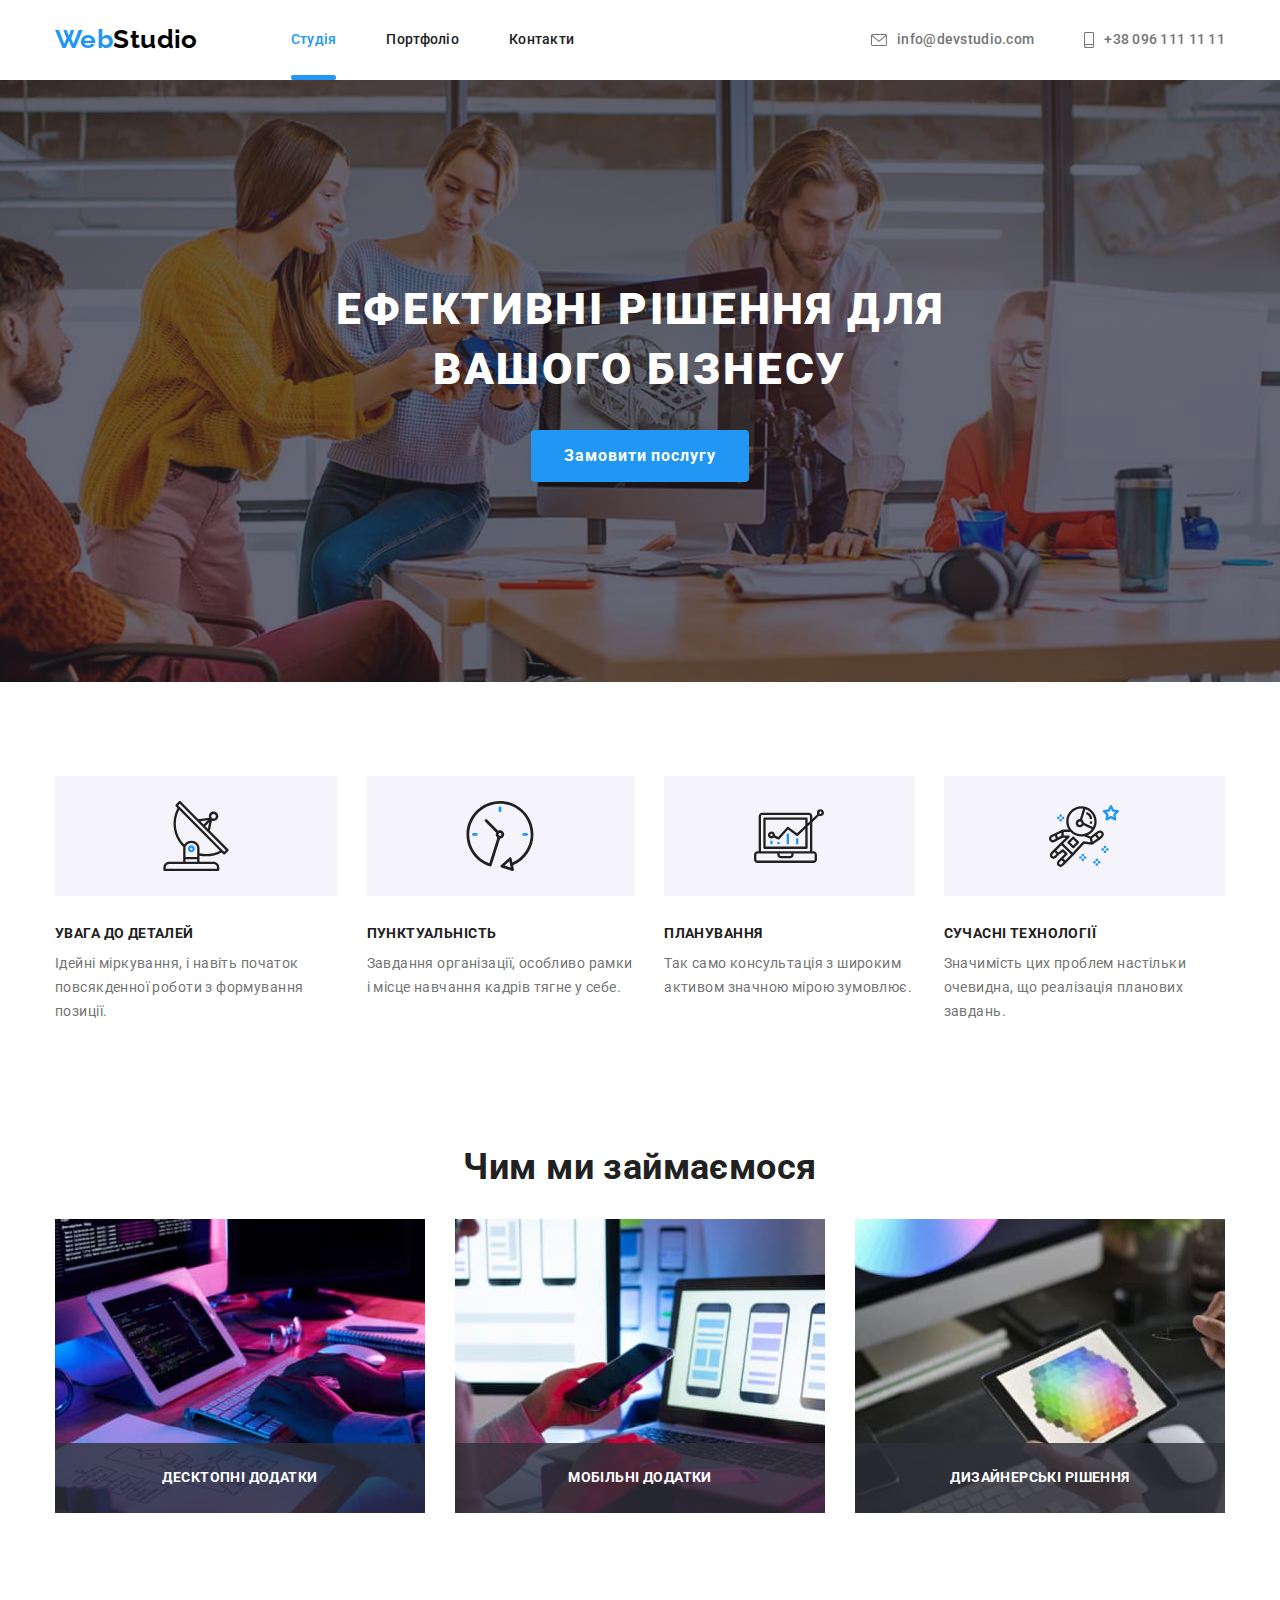
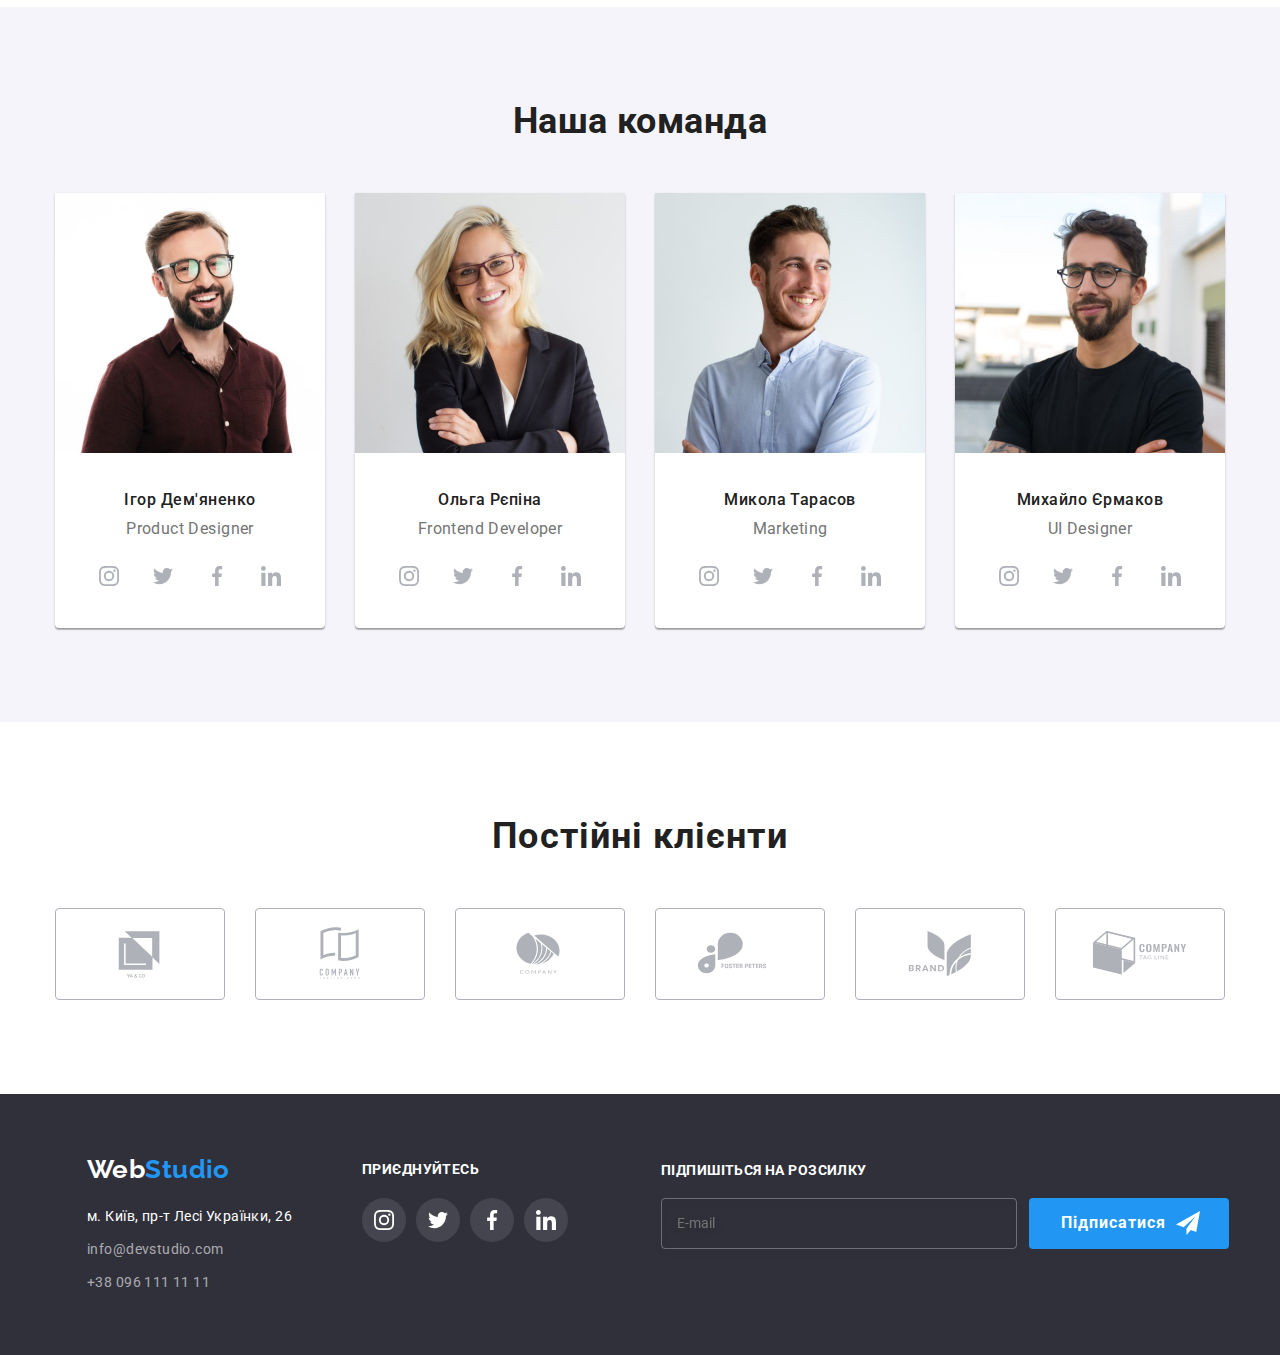
<file: index.html>
<!DOCTYPE html>
<html lang="uk">
  <head>
    <meta charset="UTF-8" />
    <meta http-equiv="X-UA-Compatible" content="IE=edge" />
    <meta name="viewport" content="width=device-width, initial-scale=1.0" />
    <title>goit-markup-hw-03</title>
    <link rel="preconnect" href="https://fonts.googleapis.com" />
    <link rel="preconnect" href="https://fonts.gstatic.com" crossorigin />
    <link
      href="https://fonts.googleapis.com/css2?family=Raleway:wght@700&family=Roboto:wght@400;500;700;900&display=swap"
      rel="stylesheet"
    />
    <link
      rel="stylesheet"
      href="https://cdnjs.cloudflare.com/ajax/libs/modern-normalize/1.1.0/modern-normalize.min.css"
    />
    <link rel="stylesheet" href="./css/styles.css" />
  </head>
  <body>
    <!-- Шапка сайта -->
    <header class="header">
      <div class="container nav-container">
        <a href="#" lang="en" class="logo link"><span class="logo-web">Web</span>Studio</a>

        <nav>
          <ul class="site-nav list">
            <li class="item"><a href="./index.html" class="link active">Студія</a></li>
            <li class="item"><a href="./portfolio.html" class="link">Портфоліо</a></li>
            <li class="item"><a href="#" class="link">Контакти</a></li>
          </ul>
        </nav>

        <ul class="main-contacts list">
          <li class="item">
            <a href="mailto:info@devstudio.com" class="contacts email link"
              ><svg width="16" height="12" class="nav-email-icon">
                <use href="./images/icons.svg#icon-envelope"></use></svg>info@devstudio.com</a
            >
          </li>
          <li class="item">
            <a href="tel:+380961111111" class="contacts phone-number link"
              ><svg width="10" height="16" class="nav-number-icon">
                <use href="./images/icons.svg#icon-smartphone"></use></svg>+38 096 111 11 11</a
            >
          </li>
        </ul>
      </div>
    </header>

    <main>
      <!-- Секция-герой -->
      <section class="hero">
        <div class="container">
          <h1 class="hero-title">Ефективні рішення для вашого бізнесу</h1>
          <button type="button" class="button" data-modal-open>Замовити послугу</button>
        </div>
      </section>

      <!-- Секция-"преймущества" -->
      <section class="feature">
        <div class="container">
          <!-- <h2>Наші переваги</h2> -->
          <ul class="feature-list list">
            <li class="title icon-antenna">
              <h3 class="feature-title">Увага до деталей</h3>
              <p>Ідейні міркування, і навіть початок повсякденної роботи з формування позиції.</p>
            </li>
            <li class="title icon-clock">
              <h3 class="feature-title">Пунктуальність</h3>
              <p>Завдання організації, особливо рамки і місце навчання кадрів тягне у себе.</p>
            </li>
            <li class="title icon-diagram">
              <h3 class="feature-title">Планування</h3>
              <p>Так само консультація з широким активом значною мірою зумовлює.</p>
            </li>
            <li class="title icona-stronaut">
              <h3 class="feature-title">Сучасні технології</h3>
              <p>Значимість цих проблем настільки очевидна, що реалізація планових завдань.</p>
            </li>
          </ul>
        </div>
      </section>

      <!-- Секция-"Чем мы занимаемся" -->
      <section class="work-target section">
        <div class="container">
          <h2 class="work-target-title">Чим ми займаємося</h2>
          <ul class="work-target-list list">
            <li class="work-target-item">
              <img
                src="./images/img-1.jpg"
                alt="Людина працює на планшеті та ПК"
                width="370"
                height="294"
              />
              <div class="description-container">
                <p class="work-target-description">Десктопні додатки</p>
              </div>
            </li>
            <li class="work-target-item">
              <img
                src="./images/img-2.jpg"
                alt="Людина працює на ноутбуці та телефоні"
                width="370"
                height="294"
              />
              <div class="description-container">
                <p class="work-target-description">Мобільні додатки</p>
              </div>
            </li>
            <li class="work-target-item">
              <img
                src="./images/img-3.jpg"
                alt="Людина тримає у руках планшет"
                width="370"
                height="294"
              />
              <div class="description-container">
                <p class="work-target-description">Дизайнерські рішення</p>
              </div>
            </li>
          </ul>
        </div>
      </section>

      <!-- Секция- "Наша команда" -->
      <section class="team section">
        <div class="container">
          <h2 class="team-title">Наша команда</h2>
          <ul class="team-list list">
            <li class="title">
              <img
                class="team-img"
                src="./images/img-4.jpg"
                alt="Product Designer"
                width="270"
                height="260"
              />
              <h3 class="name">Ігор Дем'яненко</h3>
              <p lang="en" class="profession">Product Designer</p>
              <ul class="team-soc-list list">
                <li class="team-soc-items">
                  <a href="#" class="team-soc-link link"
                    ><svg width="20" height="20" class="team-soc-icons">
                      <use href="./images/icons.svg#icon-instagram"></use>
                    </svg>
                  </a>
                </li>
                <li class="team-soc-items">
                  <a href="#" class="team-soc-link link"
                    ><svg width="20" height="20" class="team-soc-icons">
                      <use href="./images/icons.svg#icon-twitter"></use>
                    </svg>
                  </a>
                </li>
                <li class="team-soc-items">
                  <a href="#" class="team-soc-link link"
                    ><svg width="20" height="20" class="team-soc-icons">
                      <use href="./images/icons.svg#icon-facebook"></use>
                    </svg>
                  </a>
                </li>
                <li class="team-soc-items">
                  <a href="#" class="team-soc-link link"
                    ><svg width="20" height="20" class="team-soc-icons">
                      <use href="./images/icons.svg#icon-linkedin"></use>
                    </svg>
                  </a>
                </li>
              </ul>
            </li>
            <li class="title">
              <img
                class="team-img"
                src="./images/img-5.jpg"
                alt="Frontend Developer"
                width="270"
                height="260"
              />
              <h3 class="name">Ольга Рєпіна</h3>
              <p lang="en" class="profession">Frontend Developer</p>
              <ul class="team-soc-list list">
                <li class="team-soc-items">
                  <a href="#" class="team-soc-link link"
                    ><svg width="20" height="20" class="team-soc-icons">
                      <use href="./images/icons.svg#icon-instagram"></use>
                    </svg>
                  </a>
                </li>
                <li class="team-soc-items">
                  <a href="#" class="team-soc-link link"
                    ><svg width="20" height="20" class="team-soc-icons">
                      <use href="./images/icons.svg#icon-twitter"></use>
                    </svg>
                  </a>
                </li>
                <li class="team-soc-items">
                  <a href="#" class="team-soc-link link"
                    ><svg width="20" height="20" class="team-soc-icons">
                      <use href="./images/icons.svg#icon-facebook"></use>
                    </svg>
                  </a>
                </li>
                <li class="team-soc-items">
                  <a href="#" class="team-soc-link link"
                    ><svg width="20" height="20" class="team-soc-icons">
                      <use href="./images/icons.svg#icon-linkedin"></use>
                    </svg>
                  </a>
                </li>
              </ul>
            </li>
            <li class="title">
              <img
                class="team-img"
                src="./images/img-6.jpg"
                alt="Marketing"
                width="270"
                height="260"
              />
              <h3 class="name">Микола Тарасов</h3>
              <p lang="en" class="profession">Marketing</p>
              <ul class="team-soc-list list">
                <li class="team-soc-items">
                  <a href="#" class="team-soc-link link"
                    ><svg width="20" height="20" class="team-soc-icons">
                      <use href="./images/icons.svg#icon-instagram"></use>
                    </svg>
                  </a>
                </li>
                <li class="team-soc-items">
                  <a href="#" class="team-soc-link link"
                    ><svg width="20" height="20" class="team-soc-icons">
                      <use href="./images/icons.svg#icon-twitter"></use>
                    </svg>
                  </a>
                </li>
                <li class="team-soc-items">
                  <a href="#" class="team-soc-link link"
                    ><svg width="20" height="20" class="team-soc-icons">
                      <use href="./images/icons.svg#icon-facebook"></use>
                    </svg>
                  </a>
                </li>
                <li class="team-soc-items">
                  <a href="#" class="team-soc-link link"
                    ><svg width="20" height="20" class="team-soc-icons">
                      <use href="./images/icons.svg#icon-linkedin"></use>
                    </svg>
                  </a>
                </li>
              </ul>
            </li>
            <li class="title">
              <img
                class="team-img"
                src="./images/img-7.jpg"
                alt="UI Designer"
                width="270"
                height="260"
              />
              <h3 class="name">Михайло Єрмаков</h3>
              <p lang="en" class="profession">UI Designer</p>
              <ul class="team-soc-list list">
                <li class="team-soc-items">
                  <a href="#" class="team-soc-link link"
                    ><svg width="20" height="20" class="team-soc-icons">
                      <use href="./images/icons.svg#icon-instagram"></use>
                    </svg>
                  </a>
                </li>
                <li class="team-soc-items">
                  <a href="#" class="team-soc-link link"
                    ><svg width="20" height="20" class="team-soc-icons">
                      <use href="./images/icons.svg#icon-twitter"></use>
                    </svg>
                  </a>
                </li>
                <li class="team-soc-items">
                  <a href="#" class="team-soc-link link"
                    ><svg width="20" height="20" class="team-soc-icons">
                      <use href="./images/icons.svg#icon-facebook"></use>
                    </svg>
                  </a>
                </li>
                <li class="team-soc-items">
                  <a href="#" class="team-soc-link link"
                    ><svg width="20" height="20" class="team-soc-icons">
                      <use href="./images/icons.svg#icon-linkedin"></use>
                    </svg>
                  </a>
                </li>
              </ul>
            </li>
          </ul>
        </div>
      </section>
      <section class="clients">
        <div class="container">
          <h2 class="clients-title">Постійні клієнти</h2>
          <ul class="list clients-list">
            <li class="clients-item">
              <a href="#" class="clients-link link">
                <svg width="106" height="60" class="client-svg">
                  <use href="./images/icons.svg#icon-client-1"></use>
                </svg>
              </a>
            </li>
            <li class="clients-item">
              <a href="#" class="clients-link link">
                <svg width="106" height="60" class="client-svg" style="fill: currentColor">
                  <use href="./images/icons.svg#icon-client-2"></use>
                </svg>
              </a>
            </li>
            <li class="clients-item">
              <a href="#" class="clients-link link">
                <svg width="106" height="60" class="client-svg">
                  <use href="./images/icons.svg#icon-client-3"></use>
                </svg>
              </a>
            </li>
            <li class="clients-item">
              <a href="#" class="clients-link link">
                <svg width="106" height="60" class="client-svg">
                  <use href="./images/icons.svg#icon-client-4"></use>
                </svg>
              </a>
            </li>
            <li class="clients-item">
              <a href="#" class="clients-link link">
                <svg width="106" height="60" class="client-svg">
                  <use href="./images/icons.svg#icon-client-5"></use>
                </svg>
              </a>
            </li>
            <li class="clients-item">
              <a href="#" class="clients-link link">
                <svg width="106" height="60" class="client-svg">
                  <use href="./images/icons.svg#icon-client-6"></use>
                </svg>
              </a>
            </li>
          </ul>
        </div>
      </section>
    </main>

    <!-- Футер -->
    <footer class="footer">
      <div class="container">
        <div class="footer-position">
          <address class="address address-container">
            <div class="footer-adress">
              <a href="#" lang="en" class="logo link"> Web<span class="logo-web">Studio</span></a>

              <ul class="footer-adress-list list">
                <li>
                  <a href="https://goo.gl/maps/9ttwzkd9uLQhC29X6" class="link location"
                    >м. Київ, пр-т Лесі Українки, 26
                  </a>
                </li>
                <li>
                  <a href="mailto:info@devstudio.com" class="link mail">info@devstudio.com</a>
                </li>
                <li><a href="tel:+380961111111" class="link tel">+38 096 111 11 11 </a></li>
              </ul>
            </div>

            <div class="footer-soc-links">
              <p class="footer-soc-title">приєднуйтесь</p>
              <ul class="footer-soc-list list">
                <li class="footer-soc-item">
                  <a href="#" class="link footer-soc-link">
                    <svg width="20" height="20" class="footer-soc-icon">
                      <use href="./images/icons.svg#icon-instagram"></use>
                    </svg>
                  </a>
                </li>
                <li class="footer-soc-item">
                  <a href="#" class="link footer-soc-link">
                    <svg width="20" height="20" class="footer-soc-icon">
                      <use href="./images/icons.svg#icon-twitter"></use>
                    </svg>
                  </a>
                </li>
                <li class="footer-soc-item">
                  <a href="#" class="link footer-soc-link"
                    ><svg width="20" height="20" class="footer-soc-icon">
                      <use href="./images/icons.svg#icon-facebook"></use>
                      </svg></a>
                </li>
                <li class="footer-soc-item">
                  <a href="#" class="link footer-soc-link"
                    ><svg width="20" height="20" class="footer-soc-icon">
                      <use href="./images/icons.svg#icon-linkedin"></use>
                      </svg></a>
                </li>
              </ul>
            </div>
          </address>
          <div class="sing">
            <p class="sign-title">Підпишіться на розсилку</p>
            <form class="sign-form">
              <input type="email" name="sing-email" id="sing-email" class="sign-input" placeholder="E-mail"/>
              <button class="sign-button">Підписатися 
                <svg width="24" height="24" class="sign-icon">
                      <use href="./images/icons.svg#icon-send"></use>
                </svg></button>
            </form>
          </div>
        </div>
      </div>
    </footer>

    <div class="backdrop is-hidden" data-modal>
      <div class="modal">
        <h1 class="modal-title">Залиште свої дані, ми вам передзвонимо</h1>

        <button data-modal-close class="modal-button-close">
          <svg width="18" height="18">
            <use href="./images/icons.svg#icon-close"></use>
          </svg>
        </button>
        <form class="form">
          <div class="form-field">
            <label for="name" class="form-label">Ім'я</label>
            <input type="text" name="name" id="name" class="form-input" />
            <span class="form-icon">
              <svg width="18" height="18" class="person-svg">
                <use href="./images/icons.svg#icon-person"></use>
              </svg>
            </span>
          </div>

          <div class="form-field">
            <label for="tel" class="form-label">Телефон</label>
            <input type="tel" name="tel" id="tel" />
            <span class="form-icon">
              <svg width="18" height="18" class="phone-svg">
                <use href="./images/icons.svg#icon-phone"></use>
              </svg>
            </span>
          </div>

          <div class="form-field">
            <label for="email" class="form-label">Пошта</label>
            <input type="email" name="email" id="email" />
            <span class="form-icon">
              <svg width="18" height="18" class="email-svg">
                <use href="./images/icons.svg#icon-email"></use>
              </svg>
            </span>
          </div>

          <div class="form-field textarea">
            <label for="textarea">Коментар</label>
            <textarea
              name="textarea"
              id="textarea"
              class="textarea"
              placeholder="Введіть текст"
            ></textarea>
          </div>

          <div class="form-checkbox">
            <label for="policy" >
              <input type="checkbox" name="policy" id="policy" value="true" class="checkbox"/>
              <span class="checkbox-icon"></span>
                >Погоджуюся з розсилкою та приймаю <a href="">Умови договору</a>
            </label>
          </div>

          <button type="submit" class="form-button">Відправити</button>
        </form>
      </div>
    </div>

    <script src="./js/modal.js"></script>
  </body>
</html>
</file>
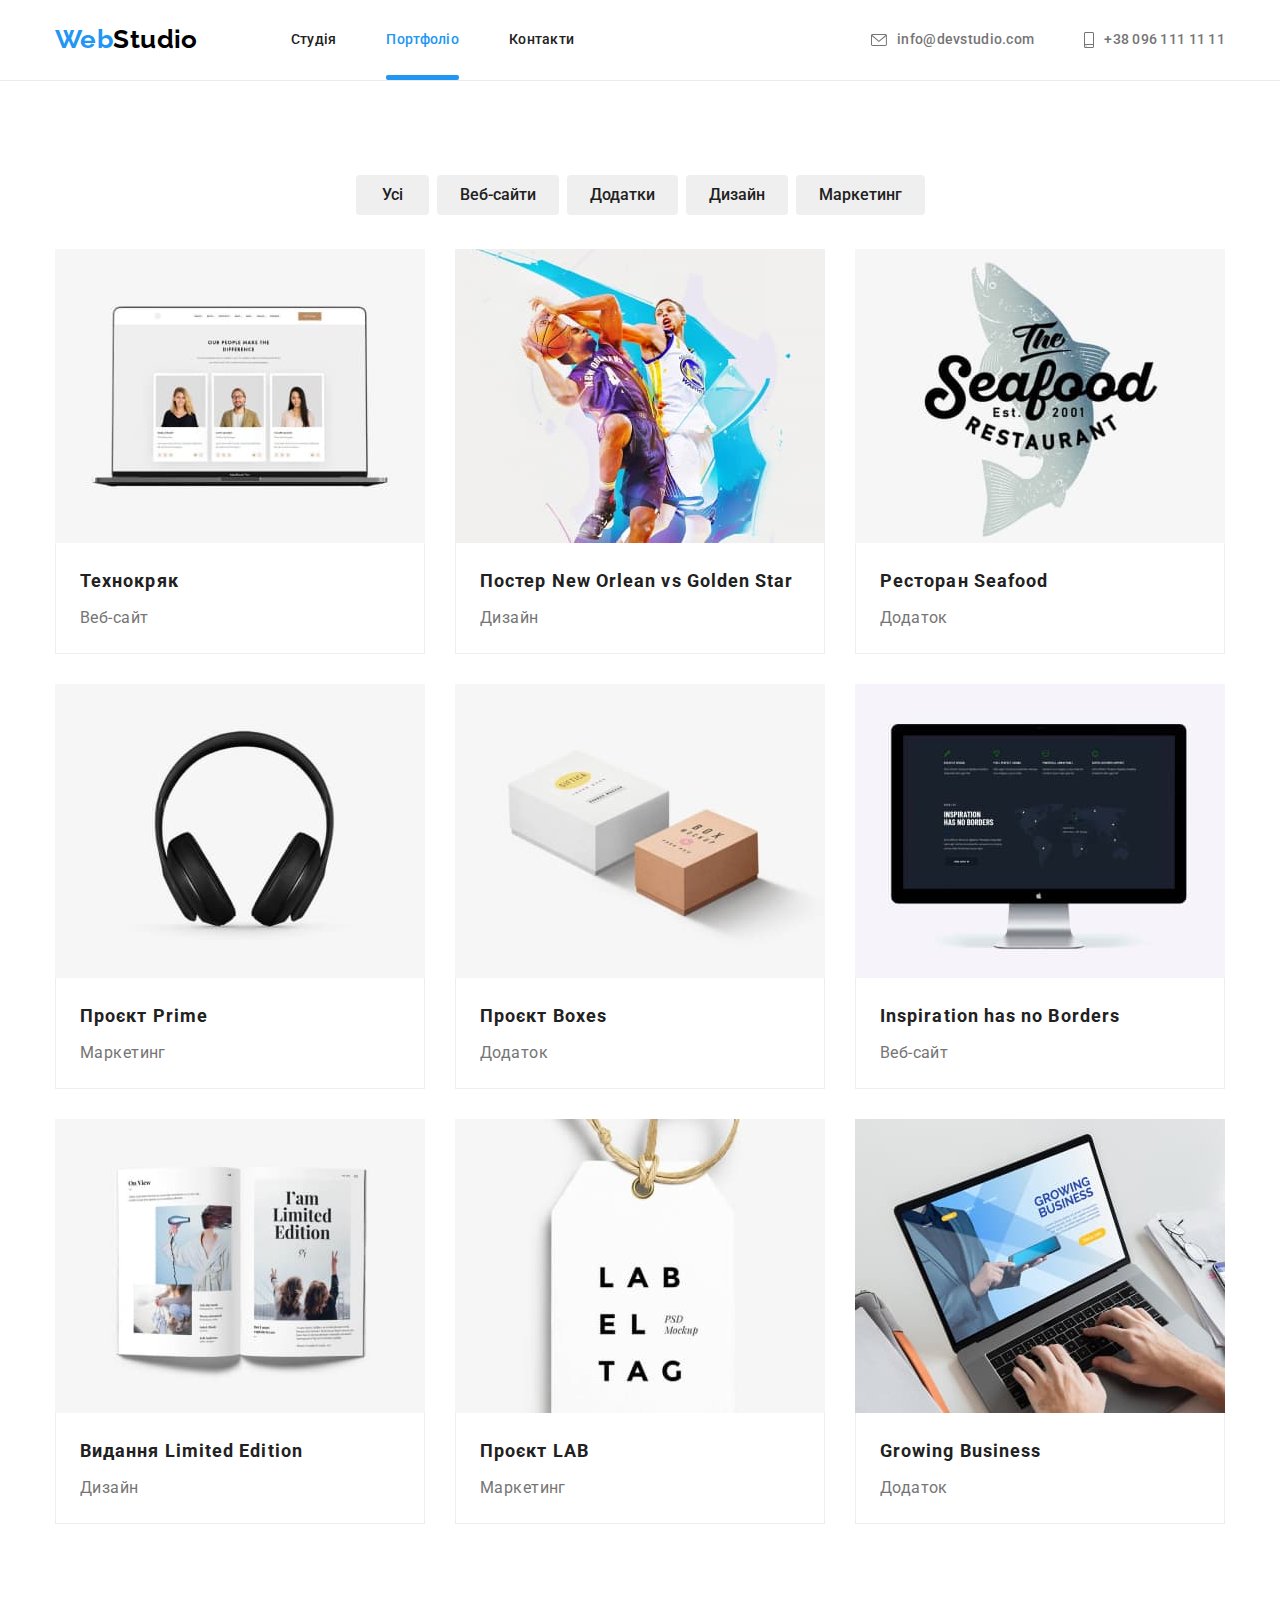
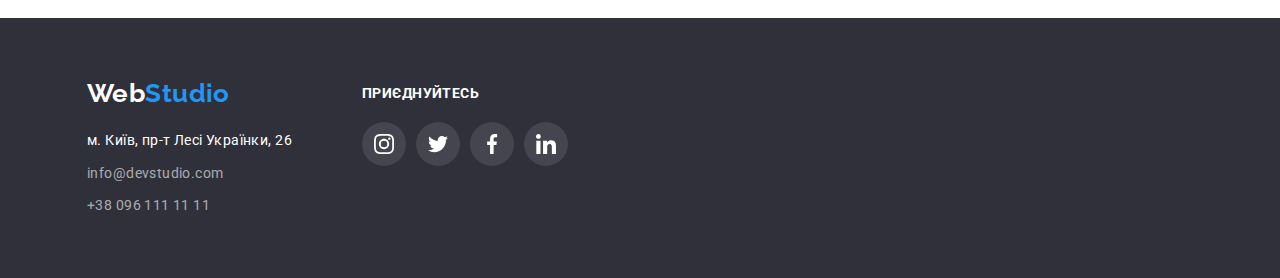
<file: portfolio.html>
<!DOCTYPE html>
<html lang="en">
  <head>
    <meta charset="UTF-8" />
    <meta http-equiv="X-UA-Compatible" content="IE=edge" />
    <meta name="viewport" content="width=device-width, initial-scale=1.0" />
    <title>goit-markup-hw-03</title>
    <link rel="preconnect" href="https://fonts.googleapis.com" />
    <link rel="preconnect" href="https://fonts.gstatic.com" crossorigin />
    <link
      href="https://fonts.googleapis.com/css2?family=Raleway:wght@700&family=Roboto:wght@400;500;700;900&display=swap"
      rel="stylesheet"
    />
    <link
      rel="stylesheet"
      href="https://cdnjs.cloudflare.com/ajax/libs/modern-normalize/1.1.0/modern-normalize.min.css"
    />
    <link rel="stylesheet" href="./css/styles.css" />
  </head>
  <body>
    <!-- Шапка сайта -->
    <header class="header heder-portfolio">
      <div class="container nav-container">
        <a href="#" lang="en" class="logo link"><span class="logo-web">Web</span>Studio</a>

        <nav>
          <ul class="site-nav list">
            <li class="item"><a href="./index.html" class="link">Студія</a></li>
            <li class="item"><a href="./portfolio.html" class="link active">Портфоліо</a></li>
            <li class="item"><a href="#" class="link">Контакти</a></li>
          </ul>
        </nav>

        <ul class="main-contacts list">
          <li class="item">
            <a href="mailto:info@devstudio.com" class="contacts email link"
              ><svg width="16" height="12" class="nav-email-icon">
                <use href="./images/icons.svg#icon-envelope"></use></svg>info@devstudio.com</a
            >
          </li>
          <li class="item">
            <a href="tel:+380961111111" class="contacts phone-number link"
              ><svg width="10" height="16" class="nav-number-icon">
                <use href="./images/icons.svg#icon-smartphone"></use></svg>+38 096 111 11 11</a
            >
          </li>
        </ul>
      </div>
    </header>
    <main>
      <section class="portfolio section">
        <!-- <h1>Портфоліо</h1> -->
        <div class="container">
          <ul class="list filter-nav">
            <li class="item"><button type="button" class="nav-button">Усі</button></li>
            <li class="item"><button type="button" class="nav-button">Веб-сайти</button></li>
            <li class="item"><button type="button" class="nav-button">Додатки</button></li>
            <li class="item"><button type="button" class="nav-button">Дизайн</button></li>
            <li class="item"><button type="button" class="nav-button">Маркетинг</button></li>
          </ul>
          <ul class="list portfolio-list">
            <li class="portfolio-block">
              <div class="container-portfolio-img">
                <img
                class="portfolio-img"
                src="./images/portfolio-01.jpg"
                alt="Відкритий сайт на ноутбуці"
                width="370"
                height="294"
              />
              <div class="portfolio-img-description">
                <p>Ресурс пропонує комплексні пропозиції з різним рівнем функціоналу та сервісів. Все це дозволить відвідувачу отримати вичерпні відомості про компанію чи приватну особу.</p>
              </div>
              </div>
              <div class="portfolio-inf">
                <h2 class="portfolio-title">Технокряк</h2>
                <p class="portfolio-description">Веб-сайт</p>
              </div>
            </li>
            <li class="portfolio-block">
              <div class="container-portfolio-img">
              <img
                class="portfolio-img"
                src="./images/portfolio-02.jpg"
                alt="Два баскетболісти з м'ячем"
                width="370"
                height="294"
              />
              <div class="portfolio-img-description">
                <p>Ресурс пропонує комплексні пропозиції з різним рівнем функціоналу та сервісів. Все це дозволить відвідувачу отримати вичерпні відомості про компанію чи приватну особу.</p>
              </div>
              </div>
              <div class="portfolio-inf">
                <h2 class="portfolio-title">
                  Постер <span lang="en">New Orlean vs Golden Star</span>
                </h2>
                <p class="portfolio-description">Дизайн</p>
              </div>
            </li>
            <li class="portfolio-block">
              <div class="container-portfolio-img">
              <img
                class="portfolio-img"
                src="./images/portfolio-03.jpg"
                alt="Логотип ресторану Seafood"
                width="370"
                height="294"
              />
              <div class="portfolio-img-description">
                <p>Ресурс пропонує комплексні пропозиції з різним рівнем функціоналу та сервісів. Все це дозволить відвідувачу отримати вичерпні відомості про компанію чи приватну особу.</p>
              </div>
              </div>
              <div class="portfolio-inf">
                <h2 class="portfolio-title">Ресторан <span lang="en">Seafood</span></h2>
                <p class="portfolio-description">Додаток</p>
              </div>
            </li>
            <li class="portfolio-block">
              <div class="container-portfolio-img">
              <img
                class="portfolio-img"
                src="./images/portfolio-04.jpg"
                alt="Навушники"
                width="370"
                height="294"
              />
              <div class="portfolio-img-description">
                <p>Ресурс пропонує комплексні пропозиції з різним рівнем функціоналу та сервісів. Все це дозволить відвідувачу отримати вичерпні відомості про компанію чи приватну особу.</p>
              </div>
              </div>
              <div class="portfolio-inf">
                <h2 class="portfolio-title">Проєкт <span lang="en">Prime</span></h2>
                <p class="portfolio-description">Маркетинг</p>
              </div>
            </li>
            <li class="portfolio-block">
              <div class="container-portfolio-img">
              <img
                class="portfolio-img"
                src="./images/portfolio-05.jpg"
                alt="Дві коробки"
                width="370"
                height="294"
              />
              <div class="portfolio-img-description">
                <p>Ресурс пропонує комплексні пропозиції з різним рівнем функціоналу та сервісів. Все це дозволить відвідувачу отримати вичерпні відомості про компанію чи приватну особу.</p>
              </div>
              </div>
              <div class="portfolio-inf">
                <h2 class="portfolio-title">Проєкт <span lang="en">Boxes</span></h2>
                <p class="portfolio-description">Додаток</p>
              </div>
            </li>
            <li class="portfolio-block">
              <div class="container-portfolio-img">
              <img
                class="portfolio-img"
                src="./images/portfolio-06.jpg"
                alt="монітор"
                width="370"
                height="294"
              />
              <div class="portfolio-img-description">
                <p>Ресурс пропонує комплексні пропозиції з різним рівнем функціоналу та сервісів. Все це дозволить відвідувачу отримати вичерпні відомості про компанію чи приватну особу.</p>
              </div>
              </div>
              <div class="portfolio-inf">
                <h2 lang="en" class="portfolio-title">Inspiration has no Borders</h2>
                <p class="portfolio-description">Веб-сайт</p>
              </div>
            </li>
            <li class="portfolio-block">
              <div class="container-portfolio-img">
              <img
                class="portfolio-img"
                src="./images/portfolio-07.jpg"
                alt="Відкритий журнал"
                width="370"
                height="294"
              />
              <div class="portfolio-img-description">
                <p>Ресурс пропонує комплексні пропозиції з різним рівнем функціоналу та сервісів. Все це дозволить відвідувачу отримати вичерпні відомості про компанію чи приватну особу.</p>
              </div>
              </div>
              <div class="portfolio-inf">
                <h2 class="portfolio-title">Видання <span lang="en">Limited Edition</span></h2>
                <p class="portfolio-description">Дизайн</p>
              </div>
            </li>
            <li class="portfolio-block">
              <div class="container-portfolio-img">
              <img
                class="portfolio-img"
                src="./images/portfolio-08.jpg"
                alt="Лейбл"
                width="370"
                height="294"
              />
              <div class="portfolio-img-description">
                <p>Ресурс пропонує комплексні пропозиції з різним рівнем функціоналу та сервісів. Все це дозволить відвідувачу отримати вичерпні відомості про компанію чи приватну особу.</p>
              </div>
              </div>
              <div class="portfolio-inf">
                <h2 class="portfolio-title">Проєкт <span lang="en">LAB</span></h2>
                <p class="portfolio-description">Маркетинг</p>
              </div>
            </li>
            <li class="portfolio-block">
              <div class="container-portfolio-img">
              <img
                class="portfolio-img"
                src="./images/portfolio-09.jpg"
                alt="Людина працює на ноутбуці"
                width="370"
                height="294"
              />
              <div class="portfolio-img-description">
                <p>Ресурс пропонує комплексні пропозиції з різним рівнем функціоналу та сервісів. Все це дозволить відвідувачу отримати вичерпні відомості про компанію чи приватну особу.</p>
              </div>
              </div>
              <div class="portfolio-inf">
                <h2 lang="en" class="portfolio-title">Growing Business</h2>
                <p class="portfolio-description">Додаток</p>
              </div>
            </li>
          </ul>
        </div>
      </section>
    </main>

    <!-- Футер -->
    <footer class="footer">
      <div class="container">
        <address class="address address-container">
          <div class="footer-adress">
            <a href="#" lang="en" class="logo link"> 
              Web<span class="logo-web">Studio</a>

            <ul class="list">
              <li>
                <a href="https://goo.gl/maps/9ttwzkd9uLQhC29X6" class="link location"
                  >м. Київ, пр-т Лесі Українки, 26
                </a>
              </li>
              <li><a href="mailto:info@devstudio.com" class="link mail">info@devstudio.com</a></li>
              <li><a href="tel:+380961111111" class="link tel">+38 096 111 11 11 </a></li>
            </ul>
          </div>

          <div class="footer-soc-links">
            <p class="footer-soc-title">приєднуйтесь</p>
            <ul class="footer-soc-list list">
              <li class="footer-soc-item">
                <a href="#" class="link footer-soc-link">
                  <svg width="20" height="20" class="footer-soc-icon">
                    <use href="./images/icons.svg#icon-instagram"></use>
                  </svg>
                </a>
              </li>
              <li class="footer-soc-item">
                <a href="#" class="link footer-soc-link">
                  <svg width="20" height="20" class="footer-soc-icon">
                    <use href="./images/icons.svg#icon-twitter"></use>
                  </svg>
                </a>
              </li>
              <li class="footer-soc-item">
                <a href="#" class="link footer-soc-link"
                  ><svg width="20" height="20" class="footer-soc-icon">
                    <use href="./images/icons.svg#icon-facebook"></use></svg></a>
              </li>
              <li class="footer-soc-item">
                <a href="#" class="link footer-soc-link"
                  ><svg width="20" height="20" class="footer-soc-icon">
                    <use href="./images/icons.svg#icon-linkedin"></use></svg></a>
              </li>
            </ul>
          </div>
        </address>
      </div>
    </footer>
  </body>
</html>
</file>
<file: css/styles.css>
/* Цвет основного текста #212121 */
/* Вторичный цвет текста #757575 */
/* Белый #FFFFFF */
/* Акцент #2196F3 */
/* Цвет герой/футер #2F303A */
/* Первичный цвет фона #F5F5F5 */
/* Вторичный цвет фона #F5F4FA */
/* Черный цвет logo #000000*/

:root {
  --primary-text-kolor: #757575;
  --title-text-color: #212121;
  --primary-background-color: #f5f5f5;
  --secondary-background-color: #f5f4fa;
  --hero-background-color: #2f303a;
  --accent-color: #2196f3;
  --white-color: #ffffff;
  --black-color: #000000;
}

body {
  background-color: var(--white-color);
  color: var(--primary-text-kolor);

  font-family: 'Roboto', sans-serif;
  font-size: 14px;
  letter-spacing: 0.03em;
  line-height: 1.71;
}

/* Утилитарные классы */

.list {
  padding: 0;
  margin: 0;
  list-style: none;
}

.link {
  text-decoration: none;
}

.address {
  font-style: normal;
}

.section {
  padding-top: 94px;
  padding-bottom: 94px;
}
/* ХЕДЕР */

/* Логотипы футер/хедер */

.container {
  margin-left: auto;
  margin-right: auto;
  width: 1200px;
  padding-left: 15px;
  padding-right: 15px;
}

.logo {
  display: block;
  padding-top: 24px;
  padding-bottom: 25px;

  color: var(--black-color);

  font-family: 'Raleway';
  font-weight: 700;
  font-size: 26px;
  line-height: 1.19;
}

.footer .logo {
  color: var(--white-color);
}

.header .logo-web,
.footer .logo-web {
  color: var(--accent-color);
}

/* Навигация по сайту */

.header {
  background-color: var(--white-color);
}

.nav-container {
  display: flex;
  align-items: center;
}

.site-nav {
  display: flex;
  margin-left: 93px;

  color: var(--title-text-color);

  font-weight: 500;
  line-height: 1.14;
  letter-spacing: 0.02em;
}

.site-nav .item:not(:last-child) {
  margin-right: 50px;
}

.site-nav .link {
  transition: color 250ms cubic-bezier(0.4, 0, 0.2, 1);

  display: block;
  padding-top: 32px;
  padding-bottom: 32px;
  color: inherit;
}

.site-nav .link:hover,
.site-nav .link:focus {
  color: var(--accent-color);
}

.site-nav .active {
  position: relative;

  color: var(--accent-color);
}

.active::after {
  content: "";

  position: absolute;
  left: 0;
  bottom: 0;

  display: block;
  width: 100%;
  height: 5px;
  background-color: var(--accent-color);
  border-radius: 2px;
}

/* Контакты */

.main-contacts {
  display: flex;
  margin-left: auto;
}

.main-contacts .item + .item {
  margin-left: 50px;
}

.main-contacts .contacts {
  transition: color 250ms cubic-bezier(0.4, 0, 0.2, 1);

  display: inline-flex;
  padding-top: 32px;
  padding-bottom: 32px;

  color: inherit;

  font-weight: 500;
  line-height: 1.14;
  letter-spacing: 0.02em;
}

.contacts:hover,
.contacts:focus,
.nav-email-icon:hover,
.nav-email-icon:focus,
.nav-number-icon:hover,
.nav-number-icon:focus {
  color: var(--accent-color);
}

.email,
.phone-number {
  width: 100%;
  height: 100%;
  justify-content: center;
  align-items: center;
}

.nav-email-icon,
.nav-number-icon {
  margin-right: 10px;
  fill: currentColor;
}

/* МЕЙН-КОНТЕНТ */

/* Герой */

.hero {
  background-color: #c4c4c4;
  text-align: center;
  padding-top: 200px;
  padding-bottom: 200px;
  background-image: linear-gradient(rgba(47, 48, 58, 0.4), rgba(47, 48, 58, 0.4)),
    url(../images/hero.jpg);
  background-repeat: no-repeat;
  background-size: cover;
  background-position: center;
  max-width: 1600px;
  margin: 0 auto;
}

.hero-title {
  width: 696px;
  margin-left: auto;
  margin-right: auto;
  margin-top: 0;
  margin-bottom: 30px;

  color: var(--white-color);

  font-weight: 900;
  font-size: 44px;
  line-height: 1.36;
  letter-spacing: 0.06em;
  text-transform: uppercase;
  text-align: center;
}

.button {
  border-radius: 4px;
  padding: 10px 32px;
  min-width: 216px;
  border: 1px solid transparent;

  color: var(--white-color);
  background-color: var(--accent-color);

  font-family: inherit;
  font-size: 16px;
  font-weight: 700;
  line-height: 1.88;
  letter-spacing: 0.06em;
  text-align: center;

  cursor: pointer;
}

/* ОСНОВНЫЕ СЕКЦИИ */

.work-target-title,
.team-title {
  color: var(--title-text-color);

  font-size: 36px;
  font-weight: 700;
  line-height: 1.16;
  text-align: center;
}

/* Секция-"преймущества" */

.feature {
  padding-top: 94px;
}

.feature-list {
  display: flex;
  justify-content: center;
}

.feature-list .title::before {
  display: block;
  content: '';
  height: 120px;
  margin-bottom: 30px;
  background-color: #f5f4fa;
  background-repeat: no-repeat;
  background-position: center;
}

.icon-antenna::before {
  background-image: url(../images/antenna.svg);
}

.icon-clock::before {
  background-image: url(../images/clock.svg);
}

.icon-diagram::before {
  background-image: url(../images/diagram.svg);
}

.icona-stronaut::before {
  background-image: url(../images/astronaut.svg);
}

.feature-title {
  margin-top: 0;
  margin-bottom: 10px;

  color: var(--title-text-color);

  font-size: 14px;
  font-weight: 700;
  line-height: 1.14;
  text-transform: uppercase;
}

.feature-list .title {
  max-width: calc((100%-90px) / 4);
}

.feature-list .title:not(:last-child) {
  margin-right: 30px;
}

.feature-list.list p {
  margin-top: 0;
  margin-bottom: 0;
}

/* Секция-"Чем мы занимаемся" */

.work-target-list {
  display: flex;
}

.work-target-item:not(:last-child) {
  margin-right: 30px;
}

.work-target-item {
  position: relative;
  margin-top: 0;
  margin-bottom: 0;
  height: 294px;
}

.description-container {
  position: absolute;
  right: 0;
  bottom: 0;
  width: 100%;
  min-height: 70px;

  background-color: rgba(47, 48, 58, 0.8);
}

.work-target-description {
  text-align: center;
  margin-top: 27px;
  margin-bottom: 27px;

  font-weight: 700;
  line-height: 1.14;
  letter-spacing: 0.03em;
  text-transform: uppercase;

  color: var(--white-color);
}

/* Секция-"Наша команда" */

.team {
  background-color: var(--secondary-background-color);
}

.team-list {
  display: flex;
}

.team-list .title {
  width: calc((100%-90px) / 4);

  background: var(--white-color);
  box-shadow: 0px 1px 3px rgba(0, 0, 0, 0.12), 0px 1px 1px rgba(0, 0, 0, 0.14),
    0px 2px 1px rgba(0, 0, 0, 0.2);
  border-radius: 0px 0px 4px 4px;
}

.team-list .title:not(:last-child) {
  margin-right: 30px;
}

.team-title {
  margin-top: 0;
  margin-bottom: 50px;
}

.team-img {
  margin-bottom: 30px;
}

.name {
  margin-top: 0;
  margin-bottom: 10px;

  color: var(--title-text-color);

  font-size: 16px;
  font-weight: 500;
  line-height: 1.18;
  letter-spacing: 0.03em;
}

.profession {
  margin-top: 0;
  margin-bottom: 16px;

  font-size: 16px;
  line-height: 1.18;
}

.team-soc-list {
  display: flex;
  justify-content: center;
  align-items: center;
  margin-bottom: 30px;
}

.team-soc-items {
  width: 44px;
  height: 44px;
}

.team-soc-link {
 transition: color 250ms cubic-bezier(0.4, 0, 0.2, 1), background-color 250ms cubic-bezier(0.4, 0, 0.2, 1);


  display: flex;
  width: 100%;
  height: 100%;
  border-radius: 50%;
  justify-content: center;
  align-items: center;
  color: #afb1b8;
}

.team-soc-link:hover {
  background-color: #2196f3;
  color: #ffffff;
}

.team-soc-icons {
  fill: currentColor;
}

.team-soc-items:not(:last-child) {
  margin-right: 10px;
}

.team-list > li {
  text-align: center;
}

/* Секция-"Постоянные клиенты" */

.clients {
  padding-top: 94px;
  padding-bottom: 94px;
}

.clients-list {
  display: flex;
}

.clients-title {
  margin-top: 0;
  margin-bottom: 50px;
  font-weight: 700;
  font-size: 36px;
  line-height: 1.16;
  text-align: center;
  letter-spacing: 0.03em;

  color: var(--title-text-color);
}

.clients-list {
  display: flex;
  justify-content: center;
  align-items: center;
}

.clients-item {
  width: 170px;
  height: 92px;
}

.clients-link {
  transition: color 250ms cubic-bezier(0.4, 0, 0.2, 1), border-color 250ms cubic-bezier(0.4, 0, 0.2, 1);

  display: flex;
  border: 1px solid #afb1b8;
  border-radius: 4px;
  width: 100%;
  height: 100%;
  justify-content: center;
  align-items: center;
  color: #afb1b8;
}

.clients-link:hover,
.clients-link:focus {
  color: var(--accent-color);
  border-color: var(--accent-color);
}

.client-svg {
  fill: currentColor;
}

.clients-item:not(:last-child) {
  margin-right: 30px;
}

/* ФУТЕР */

.footer {
  padding-top: 60px;
  padding-left: 64px;
  padding-bottom: 60px;

  background-color: var(--hero-background-color);
}

.footer .logo {
  display: inline-block;
  padding-top: 0;
  padding-bottom: 0;
  margin-bottom: 20px;
}

.location {
  display: inline-block;
  margin-bottom: 9px;

  color: var(--white-color);
}

.mail {
  display: inline-block;
  margin-bottom: 9px;
}

.mail,
.tel {
  color: rgba(255, 255, 255, 0.6);
}

.location, .mail, .tel{
  transition: color 250ms cubic-bezier(0.4, 0, 0.2, 1);
}

.location:hover,
.mail:hover,
.tel:hover,
.location:focus,
.mail:focus,
.tel:focus {
  color: var(--accent-color);
}

.address-container {
  display: flex;
}

.footer-soc-list {
  display: flex;
}

.footer-adress {
  margin-right: 70px;
}

.footer-soc-item:not(:last-child) {
  margin-right: 10px;
}

.footer-soc-title {
  margin-top: 8px;
  margin-bottom: 20px;
  font-weight: 700;
  line-height: 1.14;
  letter-spacing: 0.03em;
  text-transform: uppercase;

  color: #ffffff;
}

.footer-soc-list {
  display: flex;
  justify-content: center;
  align-items: center;
}

.footer-soc-item {
  width: 44px;
  height: 44px;
}

.footer-soc-link {
  transition: background-color 250ms cubic-bezier(0.4, 0, 0.2, 1);

  display: flex;
  width: 100%;
  height: 100%;
  border-radius: 50%;
  justify-content: center;
  align-items: center;
  color: #ffffff;
  background-color: rgba(255, 255, 255, 0.1);
}

.footer-soc-link:hover {
  background-color: #2196f3;
}

.footer-soc-icon {
  fill: currentColor;
}

.footer-position {
  display: flex;
}

.sing {
  margin-left: 93px;
}

.sign-title{
  margin-top: 8px;
  margin-bottom: 20px;

  font-weight: 700;
  font-size: 14px;
  line-height: 1.16;
  letter-spacing: 0.03em;
  text-transform: uppercase;

  color: #FFFFFF;
}

.sign-input {
  border: 1px solid rgba(255, 255, 255, 0.3);
  filter: drop-shadow(0px 4px 4px rgba(0, 0, 0, 0.15));
  border-radius: 4px;
  background-color: transparent;
  box-sizing: inherit;
  min-width: 356px;
  min-height: 48px;
  padding: 16px 15px;
}

.sign-form {
  position: relative;
  display: flex;
}

.sign-button {
  margin-left: 12px;
  min-width: 200px;
  min-height: 50px;
  background-color: var(--accent-color);
  border: 4px solid transparent;
  border-radius: 4px;

  font-weight: 700;
  font-size: 16px;
  line-height: 1.875;
  padding-left: 28px;

  letter-spacing: 0.06em;

  color: #FFFFFF;

  display: flex;
  align-items: center;
}

.sign-icon {
  margin-left: 10px;
}

/* Модальное окно */

.backdrop {
  position: fixed;
  top: 0;
  left: 0;
  width: 100%;
  height: 100%;

  opacity: 1;
  transition: opacity 250ms cubic-bezier(0.4, 0, 0.2, 1),
  visibility 250ms cubic-bezier(0.4, 0, 0.2, 1);

  background-color:rgba(0, 0, 0, 0.2);;
}

.backdrop.is-hidden {
  opacity: 0;
  visibility: hidden;
  pointer-events: none;
}

.backdrop.is-hidden .modal {
  transform: translate(-50%, -50%) scale(0.9) ;
}

.modal {
  position: absolute;
  top: 50%;
  left: 50%;

  width: 528px;
  height: 581px;
  padding: 40px 40px;
 

  border-radius: 4px;
  
  background-color:var(--white-color);
  box-shadow: 0px 1px 3px rgba(0, 0, 0, 0.12), 0px 1px 1px rgba(0, 0, 0, 0.14), 0px 2px 1px rgba(0, 0, 0, 0.2);

  transform: scale(1) translate(-50%, -50%);

  transition:  transform 250ms cubic-bezier(0.4, 0, 0.2, 1),box-shadow 250ms cubic-bezier(0.4, 0, 0.2, 1);
}

.modal-title {
  font-weight: 700;
  font-size: 20px;
  line-height: 1.15;
  text-align: center;
  letter-spacing: 0.03em;
  margin-top: 0;
  margin-bottom: 12px;

  color: #212121;
}

.modal p{
  margin: 0;
}

.form-field {
  position: relative;
  display: flex;
  flex-direction: column;
  margin-bottom: 10px;
}

.form-field input {
  padding: 15px 42px;
  border: 1px solid rgba(33, 33, 33, 0.2);
  border-radius: 4px;
  height: 40px;
}

.form-field label {
  margin-bottom: 4px;
  font-weight: 400;
  font-size: 12px;
  line-height: 1.16;
  letter-spacing: 0.01em;

  color: #757575;
}

.form-icon {
  position: absolute;
  top: 50%;
  left: 12px;

  transform: translateY(0, -50%);
}

.form-field textarea {
  padding: 12px 16px;
  border: 1px solid rgba(33, 33, 33, 0.2);
  min-width: 448px;
  min-height: 120px;
}

.form-field textarea::placeholder {
  font-weight: 400;
  font-size: 12px;
  line-height: 1.16;
  letter-spacing: 0.01em;

  color: rgba(117, 117, 117, 0.5);
}

.textarea {
  margin-bottom: 10px;
}

.form-checkbox {
  display: flex;
  align-items: center;
  margin-bottom: 30px;
}

.form-checkbox [type="checkbox"] {
  margin-right: 8px;
}


.form-button {
  display: block;
  padding: 10px 52px;
  margin-left: auto;
  margin-right: auto;
  min-width: 200px;

  background: #2196F3;
  box-shadow: 0px 4px 4px rgba(0, 0, 0, 0.15);
  border-radius: 4px;
  border: none;

  
  font-weight: 700;
  font-size: 16px;
  line-height: 1.88;

  letter-spacing: 0.06em;

  color: #FFFFFF;

}

.modal-button-close {
  display: flex;
  position: absolute;
  top: 8px;
  right: 8px;
  justify-content: center;
  align-items: center;

  width: 30px;
  height: 30px;
  padding: 0;

  border: 1px solid rgba(0, 0, 0, 0.1);
  border-radius: 50%;
  
  background-color: var(--white-color);
  fill: #000000;
}

.form-checkbox label {
  display: inline-block;
  outline: 1px solid black;
}

.checkbox-icon {
  display: inline-block;
  width: 20px;
  height: 20px;
  
  border: 2px solid black;
  border-radius: 5px;

}

.checkbox:checked + .checkbox-icon {
  background-image: ;
}

/* Сторінка portfolio.html */

.heder-portfolio {
  border-bottom: 1px solid #ececec;
}

.filter-nav {
  display: flex;
  justify-content: center;
  margin-bottom: 34px;
}

.filter-nav .item:not(:last-child) {
  margin-right: 8px;
}

.nav-button {
 transition: color 250ms cubic-bezier(0.4, 0, 0.2, 1), background-color 250ms cubic-bezier(0.4, 0, 0.2, 1); 


  display: inline-block;
  padding: 6px 22px;
  border-radius: 4px;
  border: 1px solid transparent;
  min-width: 73px;

  color: var(--title-text-color);

  font-family: inherit;
  font-weight: 500;
  font-size: 16px;
  line-height: 1.62;
  text-align: center;
  cursor: pointer;
}

.nav-button:hover,
.nav-button:focus {
  color: var(--white-color);
  background-color: var(--accent-color);
}

.portfolio-list {
  display: flex;
  flex-wrap: wrap;
}

.portfolio-block {
  transition: box-shadow 250ms cubic-bezier(0.4, 0, 0.2, 1); 

  width: calc((100% - 60px) / 3);
  background: var(--white-color);
}

.portfolio-inf {
  border-left: 1px solid #eeeeee;
  border-right: 1px solid #eeeeee;
  border-bottom: 1px solid #eeeeee;
}

.portfolio-block:not(:nth-child(3n)) {
  margin-right: 30px;
}

.portfolio-block:not(:nth-last-child(-n + 3)) {
  margin-bottom: 30px;
}

.portfolio-img {
  display: block;
}

.portfolio-title {
  padding-top: 20px;
  margin-top: 0;
  margin-bottom: 4px;
  margin-left: 24px;

  color: var(--title-text-color);

  font-size: 18px;
  font-weight: 700;
  line-height: 2;
  letter-spacing: 0.06em;
}

.portfolio-block:hover,
.portfolio-block:focus {
  box-shadow: 0px 1px 1px rgba(0, 0, 0, 0.12), 0px 4px 4px rgba(0, 0, 0, 0.06),
    1px 4px 6px rgba(0, 0, 0, 0.16);
}

.portfolio-description {
  font-size: 16px;
  line-height: 1.87;
  margin-top: 0;
  margin-bottom: 20px;
  margin-left: 24px;
}

.container-portfolio-img {
  position: relative;
  overflow: hidden;
}

.portfolio-img-description {
  position: absolute;
  transition: transform 250ms cubic-bezier(0.4, 0, 0.2, 1);
  padding: 63px 24px;

  width: 100%;
  height: 100%;
  background-color: rgba(33, 150, 243, 0.9);;
}

.portfolio-img-description p{
  margin-top: 0;
  margin-bottom: 0;

  font-weight: 400;
  font-size: 18px;
  line-height: 1.56;

  color: var(--white-color);
}

.portfolio-block:hover .portfolio-img-description,
.portfolio-block:focus .portfolio-img-description {
  transform: translateY(-100%);
}
</file>
